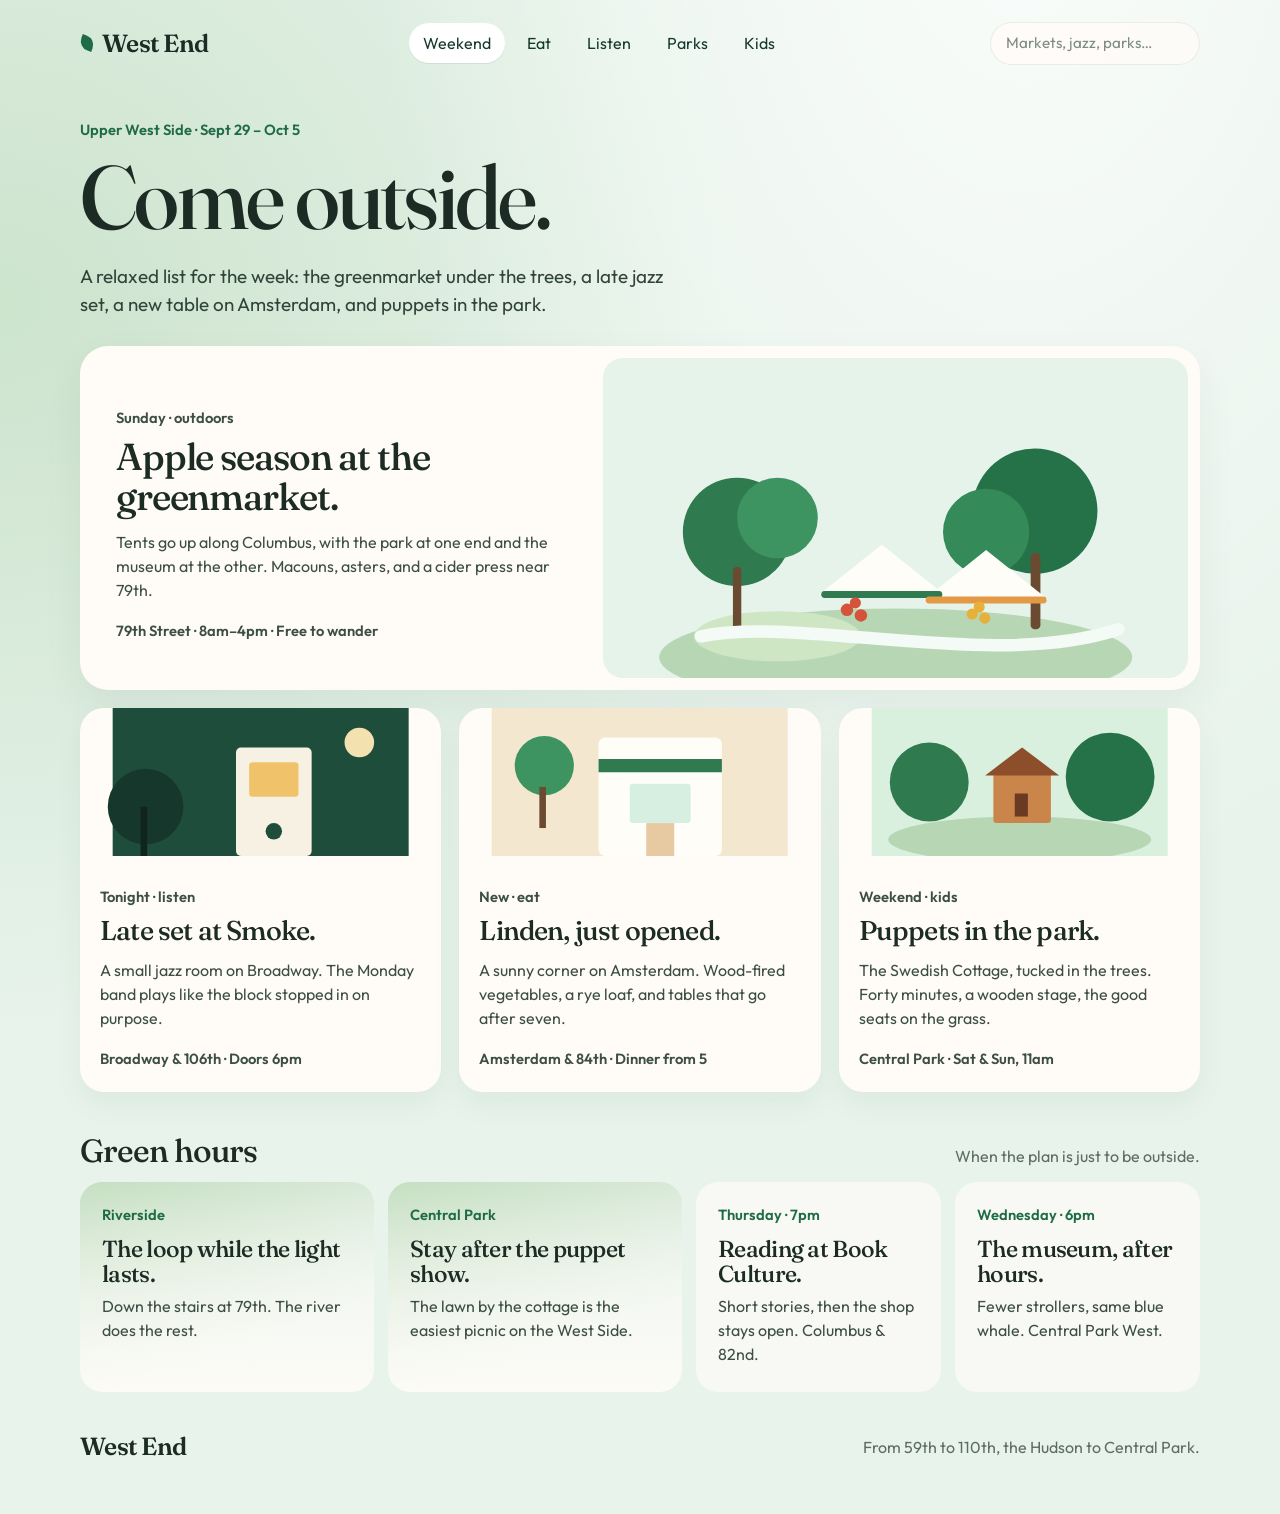
<file: index.html>
<!DOCTYPE html>
<html lang="en">
<head>
  <meta charset="utf-8">
  <meta name="viewport" content="width=device-width, initial-scale=1">
  <title>West End — Things to do on the Upper West Side</title>
  <link rel="preconnect" href="https://fonts.googleapis.com">
  <link rel="preconnect" href="https://fonts.gstatic.com" crossorigin>
  <link href="https://fonts.googleapis.com/css2?family=Fraunces:opsz,wght@9..144,500;9..144,600&family=Outfit:wght@400;500;600&display=swap" rel="stylesheet">
  <link rel="stylesheet" href="styles.css">
</head>
<body>
  <div class="page">
    <header class="top">
      <a class="brand" href="#top">
        <span class="leaf" aria-hidden="true"></span>
        West End
      </a>
      <nav class="pills" aria-label="Categories">
        <a class="on" href="#market">Weekend</a>
        <a href="#linden">Eat</a>
        <a href="#jazz">Listen</a>
        <a href="#parks">Parks</a>
        <a href="#puppets">Kids</a>
      </nav>
      <form class="search" role="search" action="#market">
        <label class="sr" for="q">Search things to do</label>
        <input id="q" type="search" placeholder="Markets, jazz, parks…" autocomplete="off">
      </form>
    </header>

    <section class="intro" id="top">
      <p class="where-line">Upper West Side · Sept 29 – Oct 5</p>
      <h1>Come outside.</h1>
      <p class="lede">A relaxed list for the week: the greenmarket under the trees, a late jazz set, a new table on Amsterdam, and puppets in the park.</p>
    </section>

    <article class="feature" id="market">
      <div class="feature-copy">
        <p class="tag">Sunday · outdoors</p>
        <h2>Apple season at the greenmarket.</h2>
        <p>Tents go up along Columbus, with the park at one end and the museum at the other. Macouns, asters, and a cider press near 79th.</p>
        <p class="when">79th Street · 8am–4pm · Free to wander</p>
      </div>
      <figure class="art art-market">
        <svg viewBox="0 0 640 460" role="img" aria-label="A sunny park lawn with market tents and trees">
          <rect width="640" height="460" fill="#e5f3ea"/>
          <ellipse cx="320" cy="430" rx="340" ry="70" fill="#b7d7b4"/>
          <ellipse cx="150" cy="400" rx="120" ry="36" fill="#cfe6c4"/>
          <circle cx="92" cy="250" r="78" fill="#2f7a4e"/>
          <circle cx="150" cy="230" r="58" fill="#3d9460"/>
          <rect x="86" y="300" width="12" height="90" rx="6" fill="#6b4a32"/>
          <circle cx="520" cy="220" r="90" fill="#257248"/>
          <circle cx="450" cy="250" r="62" fill="#348a58"/>
          <rect x="514" y="280" width="14" height="110" rx="6" fill="#6b4a32"/>
          <path d="M210 340 L300 268 L390 340 Z" fill="#fffdf8"/>
          <path d="M360 348 L450 276 L540 348 Z" fill="#fffdf8"/>
          <path d="M218 340 h164" stroke="#2f7a4e" stroke-width="10" stroke-linecap="round"/>
          <path d="M368 348 h164" stroke="#e39a45" stroke-width="10" stroke-linecap="round"/>
          <g fill="#d4533a">
            <circle cx="250" cy="362" r="9"/>
            <circle cx="270" cy="370" r="9"/>
            <circle cx="262" cy="352" r="8"/>
          </g>
          <g fill="#e7b03a">
            <circle cx="430" cy="368" r="8"/>
            <circle cx="448" cy="374" r="8"/>
            <circle cx="440" cy="358" r="8"/>
          </g>
          <path d="M40 400 C180 370 460 450 640 390" fill="none" stroke="#f4fbf6" stroke-width="18" stroke-linecap="round"/>
        </svg>
        <figcaption>79th Street Greenmarket</figcaption>
      </figure>
    </article>

    <section class="outings" aria-label="Going out">
      <article class="card" id="jazz">
        <div class="card-art night">
          <svg viewBox="0 0 360 180" aria-hidden="true">
            <rect width="360" height="180" fill="#1f4d3c"/>
            <circle cx="300" cy="42" r="18" fill="#f3e2b0"/>
            <circle cx="40" cy="120" r="46" fill="#16382c"/>
            <rect x="34" y="120" width="8" height="60" fill="#0e241c"/>
            <rect x="150" y="48" width="92" height="132" rx="6" fill="#f7f1e4"/>
            <rect x="166" y="66" width="60" height="42" rx="4" fill="#f0c36a"/>
            <circle cx="196" cy="150" r="10" fill="#1f4d3c"/>
          </svg>
        </div>
        <div class="card-body">
          <p class="tag">Tonight · listen</p>
          <h2>Late set at Smoke.</h2>
          <p>A small jazz room on Broadway. The Monday band plays like the block stopped in on purpose.</p>
          <p class="when">Broadway &amp; 106th · Doors 6pm</p>
        </div>
      </article>

      <article class="card" id="linden">
        <div class="card-art day">
          <svg viewBox="0 0 360 180" aria-hidden="true">
            <rect width="360" height="180" fill="#f4e7cf"/>
            <circle cx="64" cy="70" r="36" fill="#3d9460"/>
            <rect x="58" y="96" width="8" height="50" fill="#6b4a32"/>
            <rect x="130" y="36" width="150" height="144" rx="8" fill="#fffdf8"/>
            <path d="M130 70 h150" stroke="#2f7a4e" stroke-width="16"/>
            <rect x="168" y="92" width="74" height="48" rx="4" fill="#d7efe0"/>
            <rect x="188" y="140" width="34" height="40" fill="#e7c9a2"/>
          </svg>
        </div>
        <div class="card-body">
          <p class="tag">New · eat</p>
          <h2>Linden, just opened.</h2>
          <p>A sunny corner on Amsterdam. Wood-fired vegetables, a rye loaf, and tables that go after seven.</p>
          <p class="when">Amsterdam &amp; 84th · Dinner from 5</p>
        </div>
      </article>

      <article class="card" id="puppets">
        <div class="card-art grove">
          <svg viewBox="0 0 360 180" aria-hidden="true">
            <rect width="360" height="180" fill="#d9f0df"/>
            <ellipse cx="180" cy="160" rx="160" ry="28" fill="#b7d7b4"/>
            <circle cx="70" cy="90" r="48" fill="#2f7a4e"/>
            <circle cx="290" cy="84" r="54" fill="#257248"/>
            <rect x="148" y="78" width="70" height="62" rx="4" fill="#c9854a"/>
            <path d="M138 82 L183 48 L228 82 Z" fill="#8d4e2b"/>
            <rect x="174" y="104" width="16" height="28" fill="#6b3a22"/>
          </svg>
        </div>
        <div class="card-body">
          <p class="tag">Weekend · kids</p>
          <h2>Puppets in the park.</h2>
          <p>The Swedish Cottage, tucked in the trees. Forty minutes, a wooden stage, the good seats on the grass.</p>
          <p class="when">Central Park · Sat &amp; Sun, 11am</p>
        </div>
      </article>
    </section>

    <section class="parks" id="parks">
      <div class="parks-head">
        <h2>Green hours</h2>
        <p>When the plan is just to be outside.</p>
      </div>
      <div class="park-grid">
        <article>
          <p class="tag">Riverside</p>
          <h3>The loop while the light lasts.</h3>
          <p>Down the stairs at 79th. The river does the rest.</p>
        </article>
        <article>
          <p class="tag">Central Park</p>
          <h3>Stay after the puppet show.</h3>
          <p>The lawn by the cottage is the easiest picnic on the West Side.</p>
        </article>
        <article>
          <p class="tag">Thursday · 7pm</p>
          <h3>Reading at Book Culture.</h3>
          <p>Short stories, then the shop stays open. Columbus &amp; 82nd.</p>
        </article>
        <article>
          <p class="tag">Wednesday · 6pm</p>
          <h3>The museum, after hours.</h3>
          <p>Fewer strollers, same blue whale. Central Park West.</p>
        </article>
      </div>
    </section>

    <footer>
      <p class="brand">West End</p>
      <p>From 59th to 110th, the Hudson to Central Park.</p>
    </footer>
  </div>
</body>
</html>
</file>
<file: styles.css>
:root {
  --mist: #e7f3eb;
  --foam: #f4fbf6;
  --card: #fffcf8;
  --ink: #1c2b24;
  --muted: #5c6d63;
  --leaf: #1f6b45;
  --deep: #16382a;
  --sage: #d7ebdc;
  --honey: #c9843a;
  --line: rgba(22, 56, 42, 0.08);
}

* {
  box-sizing: border-box;
}

body {
  margin: 0;
  background:
    radial-gradient(ellipse at 80% -10%, rgba(255, 255, 255, 0.8), transparent 46%),
    radial-gradient(ellipse at 0% 20%, rgba(183, 215, 180, 0.55), transparent 42%),
    var(--mist);
  color: var(--ink);
  font-family: Outfit, "Avenir Next", "Segoe UI", sans-serif;
  line-height: 1.5;
}

a {
  color: inherit;
  text-decoration: none;
}

.sr {
  position: absolute;
  width: 1px;
  height: 1px;
  padding: 0;
  margin: -1px;
  overflow: hidden;
  clip: rect(0, 0, 0, 0);
  border: 0;
}

.page {
  width: min(1120px, calc(100% - 48px));
  margin: 0 auto;
  padding: 22px 0 48px;
}

.top {
  display: grid;
  grid-template-columns: auto 1fr auto;
  gap: 22px;
  align-items: center;
}

.brand {
  display: inline-flex;
  align-items: center;
  gap: 8px;
  font-family: Fraunces, Georgia, serif;
  font-size: 1.55rem;
  font-weight: 600;
  letter-spacing: -0.03em;
}

.leaf {
  width: 14px;
  height: 14px;
  border-radius: 0 10px 0 10px;
  background: var(--leaf);
  transform: rotate(20deg);
}

.pills {
  display: flex;
  justify-content: center;
  gap: 8px;
}

.pills a {
  padding: 8px 14px;
  border-radius: 999px;
  color: var(--deep);
  background: transparent;
}

.pills a.on,
.pills a:hover {
  background: #fff;
  box-shadow: 0 1px 0 var(--line);
}

.search input {
  width: 210px;
  border: 0;
  border-radius: 999px;
  background: rgba(255, 252, 248, 0.85);
  color: var(--ink);
  font: inherit;
  font-size: 0.95rem;
  padding: 10px 16px;
  outline: none;
  box-shadow: inset 0 0 0 1px var(--line);
}

.search input::placeholder {
  color: #7d8d84;
}

.intro {
  padding: 54px 0 28px;
  max-width: 740px;
}

.where-line,
.tag,
.when {
  margin: 0;
  color: var(--leaf);
  font-size: 0.92rem;
  font-weight: 600;
}

h1,
h2,
h3 {
  font-family: Fraunces, Georgia, serif;
  font-weight: 500;
  letter-spacing: -0.03em;
  line-height: 1.08;
}

h1 {
  margin: 8px 0 0;
  font-size: clamp(3.6rem, 7vw, 5.6rem);
}

.lede {
  margin: 16px 0 0;
  max-width: 38rem;
  font-size: 1.18rem;
  color: #31443a;
}

.feature {
  display: grid;
  grid-template-columns: 0.9fr 1.1fr;
  gap: 12px;
  align-items: stretch;
  background: var(--card);
  border-radius: 28px;
  overflow: hidden;
  box-shadow: 0 16px 40px rgba(22, 56, 42, 0.06);
}

.feature-copy {
  padding: 36px 12px 36px 36px;
  display: flex;
  flex-direction: column;
  justify-content: center;
}

.feature h2,
.card h2 {
  margin: 8px 0 0;
  font-size: 2.35rem;
}

.feature p,
.card p {
  margin: 12px 0 0;
  color: #3d4f45;
}

.feature .when,
.card .when {
  margin-top: 18px;
}

.art {
  margin: 12px;
  border-radius: 20px;
  overflow: hidden;
  background: #e5f3ea;
}

.art svg,
.card-art svg {
  display: block;
  width: 100%;
  height: 100%;
}

.art figcaption {
  position: absolute;
  width: 1px;
  height: 1px;
  overflow: hidden;
  clip: rect(0, 0, 0, 0);
}

.art {
  position: relative;
  min-height: 320px;
}

.art svg {
  position: absolute;
  inset: 0;
}

.outings {
  display: grid;
  grid-template-columns: repeat(3, 1fr);
  gap: 18px;
  margin-top: 18px;
}

.card {
  background: var(--card);
  border-radius: 24px;
  overflow: hidden;
  box-shadow: 0 12px 30px rgba(22, 56, 42, 0.05);
}

.card-art {
  height: 148px;
}

.card-art svg {
  height: 148px;
}

.card-body {
  padding: 18px 20px 22px;
}

.card h2 {
  font-size: 1.7rem;
}

.parks {
  margin-top: 42px;
}

.parks-head {
  display: flex;
  justify-content: space-between;
  align-items: end;
  gap: 16px;
  margin-bottom: 14px;
}

.parks h2 {
  margin: 0;
  font-size: 2rem;
}

.parks-head p {
  margin: 0;
  color: var(--muted);
}

.park-grid {
  display: grid;
  grid-template-columns: 1.2fr 1.2fr 1fr 1fr;
  gap: 14px;
}

.park-grid article {
  padding: 22px;
  border-radius: 22px;
  background: rgba(255, 252, 248, 0.72);
  min-height: 180px;
}

.park-grid article:nth-child(1),
.park-grid article:nth-child(2) {
  background:
    linear-gradient(180deg, rgba(255, 252, 248, 0.2), rgba(255, 252, 248, 0.88)),
    linear-gradient(160deg, #b7d7b4, #e7f3eb 70%);
  min-height: 210px;
}

.park-grid h3 {
  margin: 10px 0 0;
  font-size: 1.45rem;
}

.park-grid p:last-child {
  margin: 8px 0 0;
  color: #3d4f45;
}

footer {
  display: flex;
  justify-content: space-between;
  align-items: center;
  gap: 16px;
  margin-top: 36px;
  color: var(--muted);
}

footer .brand {
  color: var(--ink);
}

footer p {
  margin: 0;
}

@media (max-width: 860px) {
  .page {
    width: min(100% - 28px, 480px);
    padding-top: 16px;
  }

  .top {
    grid-template-columns: 1fr;
    gap: 14px;
  }

  .pills {
    justify-content: flex-start;
    overflow-x: auto;
    scrollbar-width: none;
    margin: 0 -14px;
    padding: 0 14px 2px;
  }

  .pills::-webkit-scrollbar {
    display: none;
  }

  .pills a {
    flex: 0 0 auto;
    background: rgba(255, 252, 248, 0.7);
  }

  .search input {
    width: 100%;
  }

  .intro {
    padding: 28px 0 18px;
  }

  h1 {
    font-size: 3.4rem;
  }

  .feature {
    grid-template-columns: 1fr;
  }

  .feature-copy {
    padding: 8px 8px 22px;
    order: 2;
  }

  .art {
    min-height: 210px;
    margin: 8px 8px 0;
    order: 1;
  }

  .feature h2 {
    font-size: 2rem;
  }

  .outings,
  .park-grid {
    grid-template-columns: 1fr;
  }

  .parks-head {
    flex-direction: column;
    align-items: start;
  }

  footer {
    flex-direction: column;
    align-items: flex-start;
  }
}
</file>
